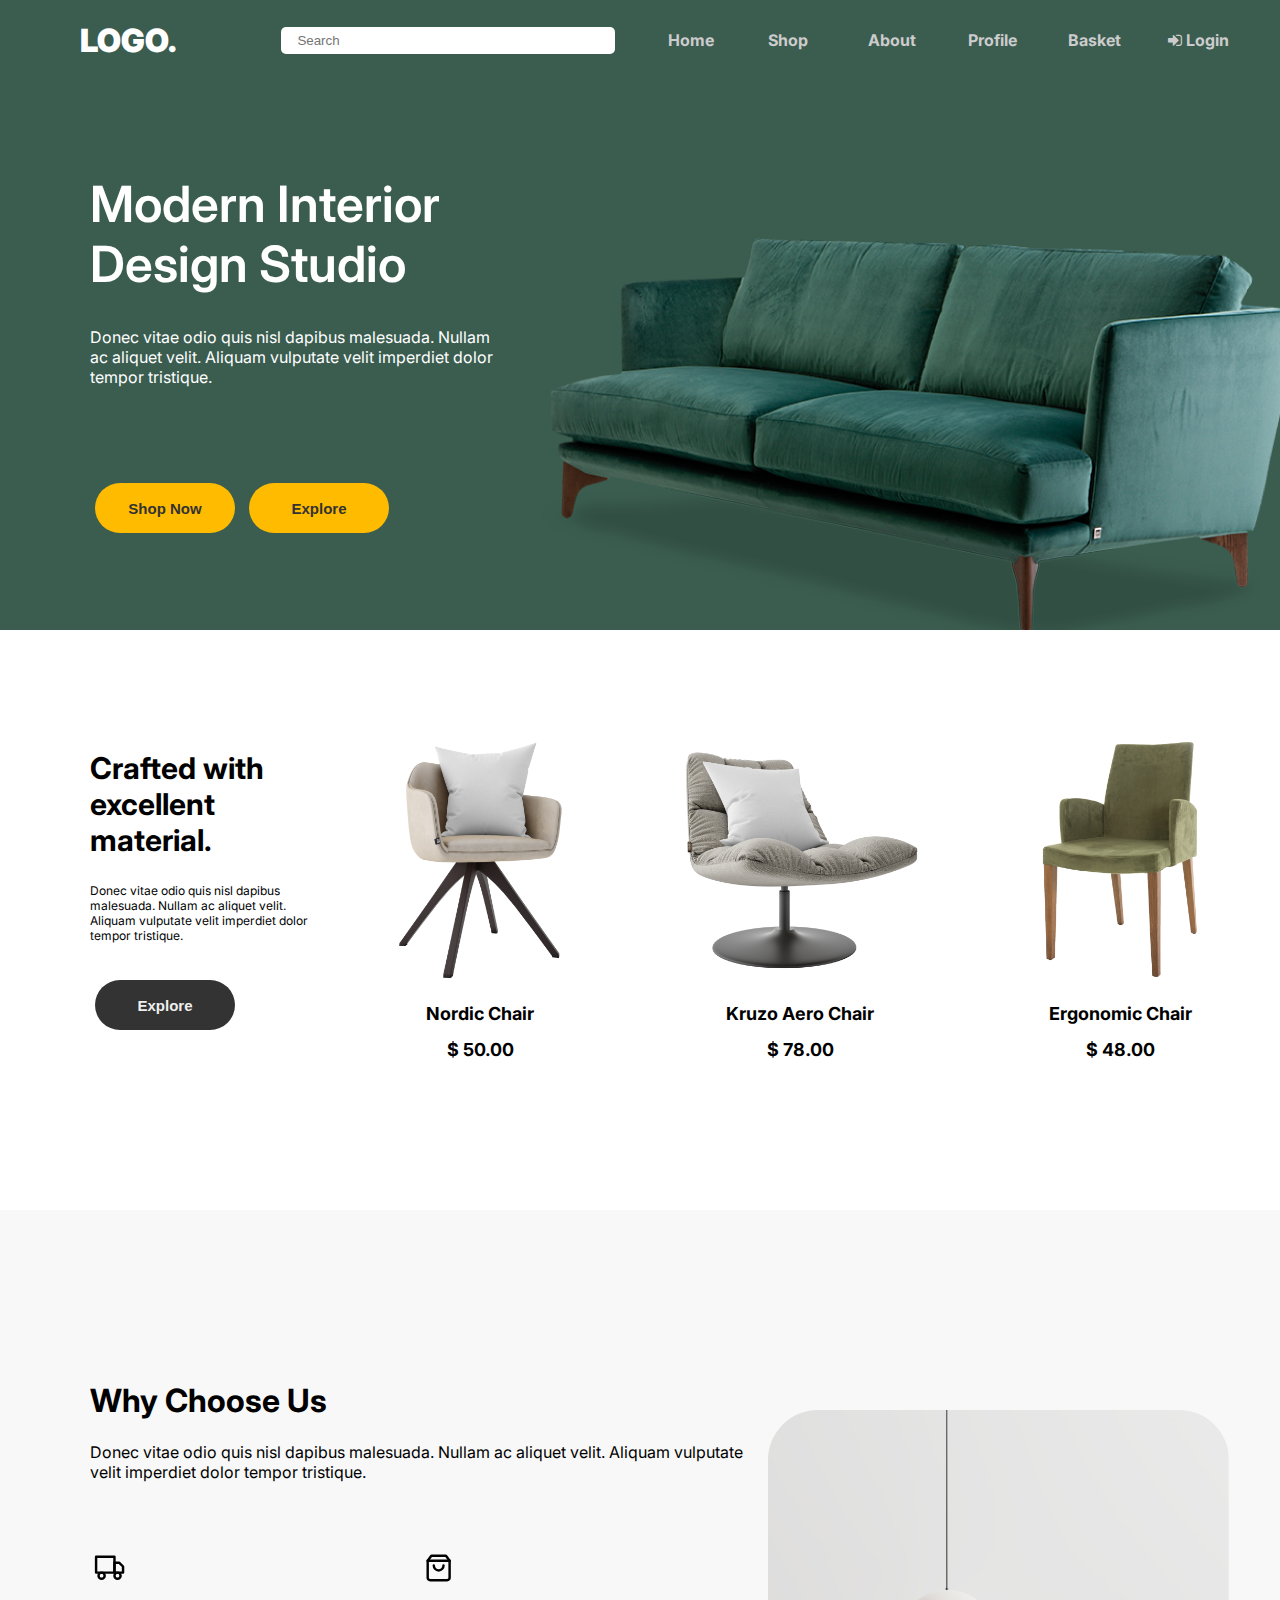
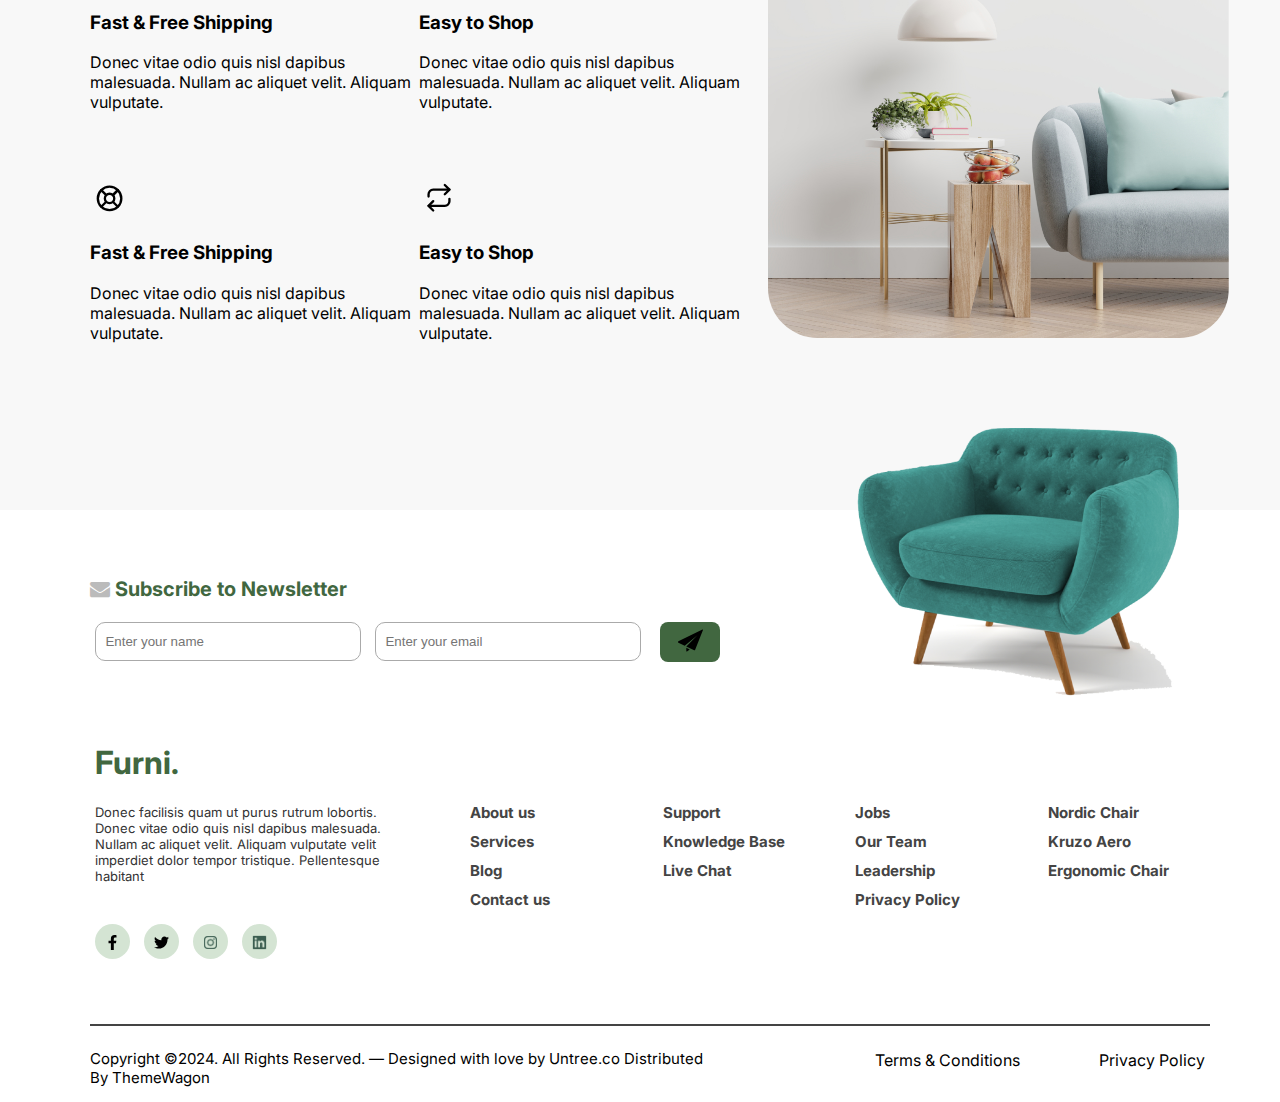
<file: Index.html>
<!DOCTYPE html>
<html lang="en-US">
	<head>
		<title>Copy Site</title>
		<meta content="width:device-width, initial-scale:1.0">
		<meta charset="UTF-8">
		<link rel="icon" type="image/x-icon" href="Frame-172-1.png">
		<link rel="stylesheet" href="style.css">
		<link rel="stylesheet" href="https://cdnjs.cloudflare.com/ajax/libs/font-awesome/4.7.0/css/font-awesome.min.css">
		<!---- Google Font ---->
		<link rel="preconnect" href="https://fonts.googleapis.com">
		<link rel="preconnect" href="https://fonts.gstatic.com" crossorigin>
		<link href="https://fonts.googleapis.com/css2?family=Inter&display=swap" rel="stylesheet">
		<!---- Google Font Bold ---->
		<link rel="preconnect" href="https://fonts.googleapis.com">
		<link rel="preconnect" href="https://fonts.gstatic.com" crossorigin>
		<link href="https://fonts.googleapis.com/css2?family=Inter:wght@700&display=swap" rel="stylesheet">
	</head>
<!------------------------ BODY Parts --------------------------->
	<body>
		<header class="cont">
			<div class="nav">
				<div>
					<h1>LOGO.</h1>
				</div>
				<div>
					<input type="text" placeholder="   Search">
				</div>
				<div>
					<ul>
						<li><a href="Index.html">Home</a></li>
						<li><a href="Product_page.html">Shop</a></li>
						<li><a href="#">About</a></li>
						<li><a href="Login.html">Profile</a></li>
						<li><a href="Cart.html">Basket</a></li>
						<li><a href="Login.html" target="_blank"><i class="fa fa-sign-in"></i> Login</a></li>
					</ul>
				</div>
			</div>
			<div class="glry">
				<div id="glrytxt">
					<h1>Modern Interior Design Studio</h1>
					<p>Donec vitae odio quis nisl dapibus malesuada. Nullam ac aliquet velit.
						Aliquam vulputate velit imperdiet dolor tempor tristique.</P>
					
					<button>Shop Now</button>
					<button>Explore</button>
				</div>
				<div id="glryimg">
					<img src="couch.png"></img>
				</div>
			</div>
		</header>
		<section class="contwhite">
			<div class="item">
				<div id="txt">
					<h1>Crafted with excellent material.</h1>
					<p>Donec vitae odio quis nisl dapibus malesuada. Nullam ac aliquet velit.
						Aliquam vulputate velit imperdiet dolor tempor tristique.</P>
					<button>Explore</button>
				</div>
				<div id="pdct">
					<img src="product-1.png"></img>
					<h2>Nordic Chair</h2>
					<h2>&#36 50.00</h2>
				</div>
				<div id="pdct">
					<img src="product-2.png"></img>
					<h2>Kruzo Aero Chair</h2>
					<h2>&#36 78.00</h2>
				</div>
				<div id="pdct">
					<img src="product-3.png"></img>
					<h2>Ergonomic Chair</h2>
					<h2>&#36 48.00</h2>
				</div>
			</div>
		</section>
		<section class="contgray">
			<div class="feature">
				<div class="double">
					<div>
						<h1>Why Choose Us</h1>
						<p>Donec vitae odio quis nisl dapibus malesuada. Nullam ac aliquet velit.
							Aliquam vulputate velit imperdiet dolor tempor tristique.</p>
					</div>
					<div class="fourgrid">	
							<div>
								<img src="truck.svg"></img>
								<h3>Fast & Free Shipping</h3>
								<p>Donec vitae odio quis nisl dapibus malesuada.
									Nullam ac aliquet velit. Aliquam vulputate.</p>
							</div>
							<div>
								<img src="bag.svg"></img>
								<h3>Easy to Shop</h3>
								<p>Donec vitae odio quis nisl dapibus malesuada.
									Nullam ac aliquet velit. Aliquam vulputate.</p>
							</div>
							<div>
								<img src="support.svg"></img>
								<h3>Fast & Free Shipping</h3>
								<p>Donec vitae odio quis nisl dapibus malesuada.
									Nullam ac aliquet velit. Aliquam vulputate.</p>
							</div>
							<div>
								<img src="return.svg"></img>
								<h3>Easy to Shop</h3>
								<p>Donec vitae odio quis nisl dapibus malesuada.
									Nullam ac aliquet velit. Aliquam vulputate.</p>
							</div>
					</div>
				</div>
				<div>
					<img src="why-choose-us-img.jpg"></img>
				</div>
			</div>
		</section>
		<footer class="footer">
			<div class="subbody">
				<div class="subscribe">
					<h2><i class="fa fa-envelope"></i>	Subscribe to Newsletter</h2>
					<input type="text" id="name" placeholder="  Enter your name">
					<input type="text" id="name" placeholder="  Enter your email">
					<button><img src="send-svgrepo-com.svg"></img></button>
				</div>
				<div>
					<img src="sofa.png"></img>
				</div>
			</div>
			<div class="footer">
				<div>
					<h1>Furni.</h1>
					<P>Donec facilisis quam ut purus rutrum lobortis.
						Donec vitae odio quis nisl dapibus malesuada. Nullam ac aliquet velit.
						Aliquam vulputate velit imperdiet dolor tempor tristique. Pellentesque habitant</p>
				</div>
				<div>
					<ul>
						<li><a href="#">About us</a></li>
						<li><a href="#">Services</a></li>
						<li><a href="#">Blog</a></li>
						<li><a href="#">Contact us</a></li>
					</ul>
				</div>
				<div>
					<ul>
						<li><a href="#">Support</a></li>
						<li><a href="#">Knowledge Base</a></li>
						<li><a href="#">Live Chat</a></li>
					</ul>
				</div>
				<div>
					<ul>
						<li><a href="#">Jobs</a></li>
						<li><a href="#">Our Team</a></li>
						<li><a href="#">Leadership</a></li>
						<li><a href="#">Privacy Policy</a></li>
					</ul>
				</div>
				<div>
					<ul>
						<li><a href="#">Nordic Chair</a></li>
						<li><a href="#">Kruzo Aero</a></li>
						<li><a href="#">Ergonomic Chair</a></li>
					</ul>
				</div>
			</div>
			<div class="socialbtn">
				<button><img src="facebook-SVG.svg"></img></button>
				<button><img src="twitter-SVG.svg"></img></button>
				<button><img src="instagram-SVG.svg"></img></button>
				<button><img src="linkedin-SVG.svg"></img></button>
			</div>
			<div class="divider">
				<hr class="solid">
			</div>
			<div class="copyright">
				<div>
					<p>Copyright ©2024. All Rights Reserved. — Designed with love by Untree.co
						Distributed By ThemeWagon</P>
				</div>
				<div>
					<ul>
						<li>Terms & Conditions</li>
						<li>Privacy Policy</li>
					</ul>
				</div>
			</div>
		</footer>
	</body>
</html>
</file>
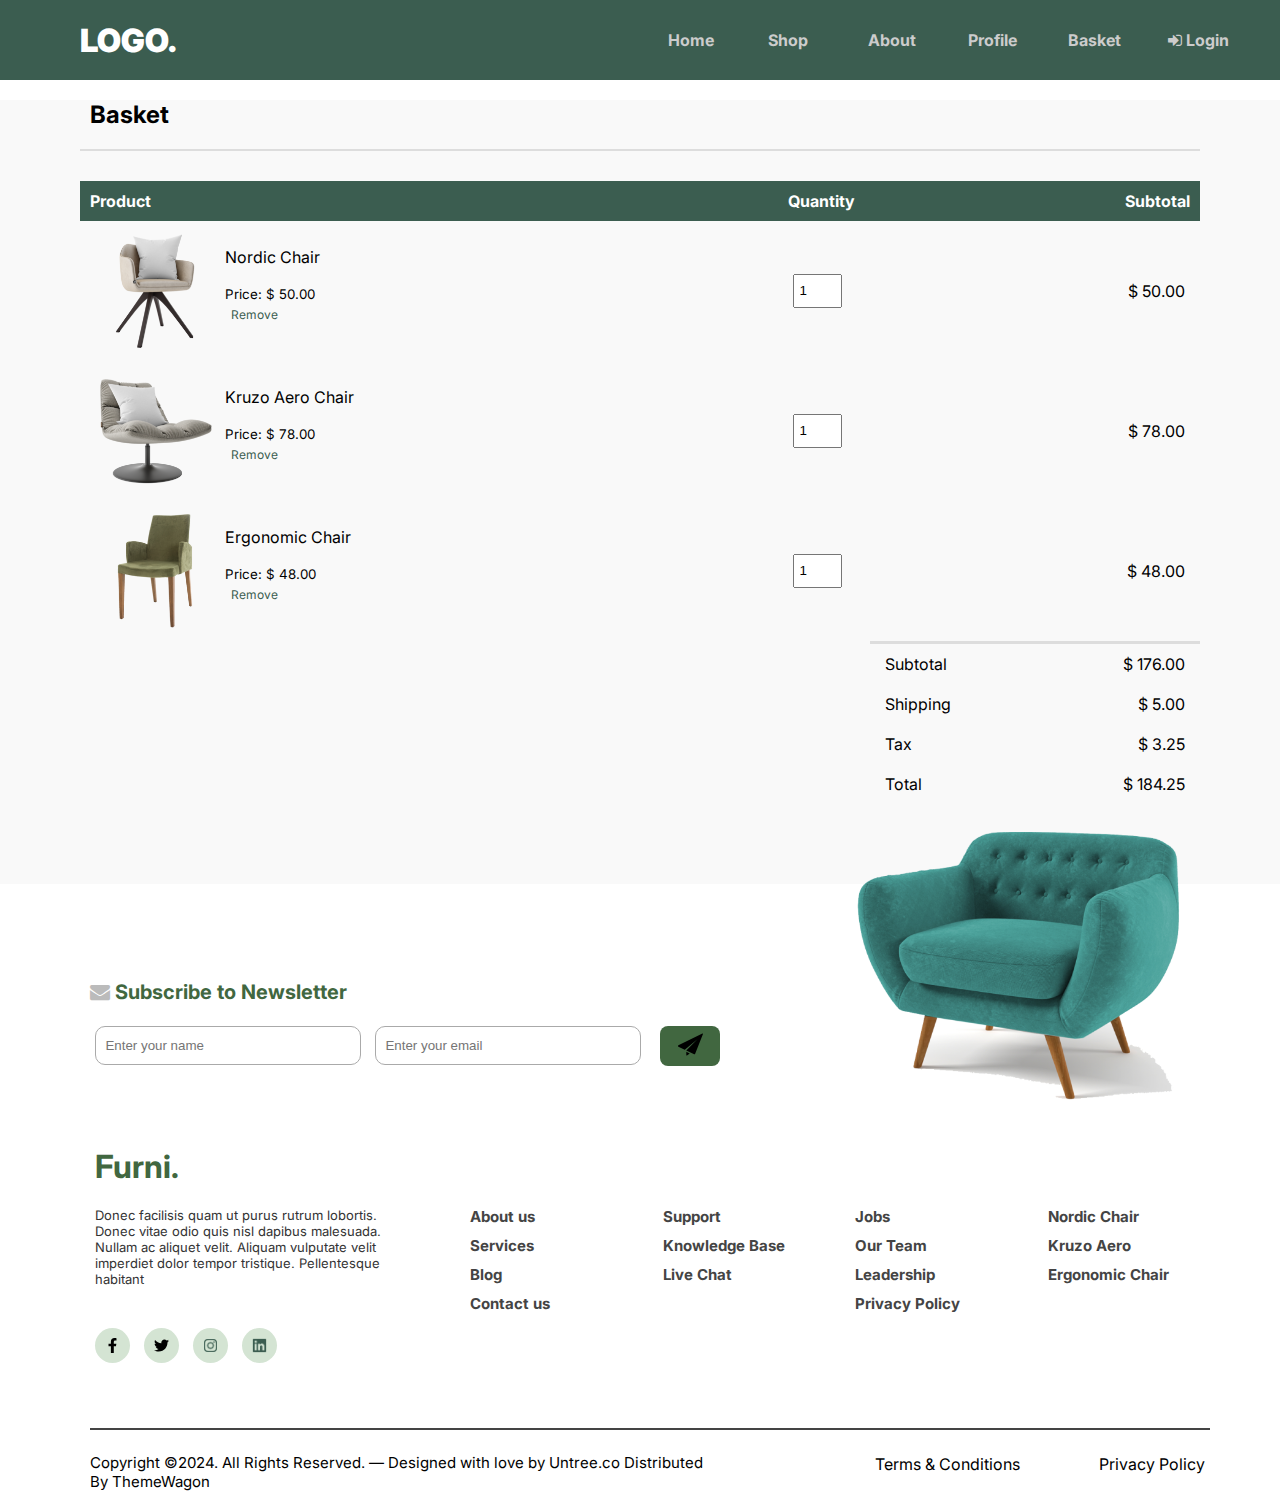
<file: Cart.html>
<!DOCTYPE html>
<html lang="en-US">
	<head>
		<title>Basket</title>
		<meta content="width:device-width, initial-scale:1.0">
		<meta charset="UTF-8">
		<link rel="icon" type="image/x-icon" href="Frame-172-1.png">
		<link rel="stylesheet" href="style.css">
		<link rel="stylesheet" href="https://cdnjs.cloudflare.com/ajax/libs/font-awesome/4.7.0/css/font-awesome.min.css">
		<!---- Google Font ---->
		<link rel="preconnect" href="https://fonts.googleapis.com">
		<link rel="preconnect" href="https://fonts.gstatic.com" crossorigin>
		<link href="https://fonts.googleapis.com/css2?family=Inter&display=swap" rel="stylesheet">
		<!---- Google Font Bold ---->
		<link rel="preconnect" href="https://fonts.googleapis.com">
		<link rel="preconnect" href="https://fonts.gstatic.com" crossorigin>
		<link href="https://fonts.googleapis.com/css2?family=Inter:wght@700&display=swap" rel="stylesheet">
	</head>
<!------------------------ BODY Parts --------------------------->
	<body>

<!------------------------ Header Section --------------------------->

		<header class="cont">
			<div class="nav">
				<div>
					<h1>LOGO.</h1>
				</div>
				<div>
					
				</div>
				<div>
					<ul>
						<li><a href="Index.html">Home</a></li>
						<li><a href="Product_page.html">Shop</a></li>
						<li><a href="#">About</a></li>
						<li><a href="Login.html">Profile</a></li>
						<li><a href="Cart.html">Basket</a></li>
						<li><a href="Login.html" target="_blank"><i class="fa fa-sign-in"></i> Login</a></li>
					</ul>
				</div>
			</div>
		</header>
		
<!------------------------ Product Page/Shop --------------------------->

		<section class="cart">
			<div class="carthead">
				<h2>Basket</h2>
			</div>
			<hr/>
			<div class="cart-item">
				<table>
					<tr>
						<th>Product</th>
						<th>Quantity</th>
						<th>Subtotal</th>
					</tr>
					<tr>
						<td>
							<div class="pdct_dtls">
								<img src="product-1.png">
								<div>
									<p>Nordic Chair</p>
									<small>Price: &#36 50.00</small>
									</br>
									<a href="#">Remove</a>
								</div>
							</div>
						</td>
						<td><input type="number" value="1"></td>
						<td>&#36 50.00</td>
					</tr>
					<tr>
						<td>
							<div class="pdct_dtls">
								<img src="product-2.png">
								<div>
									<p>Kruzo Aero Chair</p>
									<small>Price: &#36 78.00</small>
									</br>
									<a href="#">Remove</a>
								</div>
							</div>
						</td>
						<td><input type="number" value="1"></td>
						<td>&#36 78.00</td>
					</tr>
					<tr>
						<td>
							<div class="pdct_dtls">
								<img src="product-3.png">
								<div>
									<p>Ergonomic Chair</p>
									<small>Price: &#36 48.00</small>
									</br>
									<a href="#">Remove</a>
								</div>
							</div>
						</td>
						<td><input type="number" value="1"></td>
						<td>&#36 48.00</td>
					</tr>
				</table>
				<div class="total_price">
					<table>
						<tr>
							<td>Subtotal</td>
							<td>&#36 176.00</td>
						</tr>
						<tr>
							<td>Shipping</td>
							<td>&#36 5.00</td>
						</tr>
						<tr>
							<td>Tax</td>
							<td>&#36 3.25</td>
						</tr>
						<tr>
							<td>Total</td>
							<td>&#36 184.25</td>
						</tr>
					</table>
				</div>
			</div>
		</section>
		
<!------------------------ Footer Section --------------------------->

		<footer class="footer">
			<div class="subbody">
				<div class="subscribe">
					<h2><i class="fa fa-envelope"></i>	Subscribe to Newsletter</h2>
					<input type="text" id="name" placeholder="  Enter your name">
					<input type="text" id="name" placeholder="  Enter your email">
					<button><img src="send-svgrepo-com.svg"></img></button>
				</div>
				<div>
					<img src="sofa.png"></img>
				</div>
			</div>
			<div class="footer">
				<div>
					<h1>Furni.</h1>
					<P>Donec facilisis quam ut purus rutrum lobortis.
						Donec vitae odio quis nisl dapibus malesuada. Nullam ac aliquet velit.
						Aliquam vulputate velit imperdiet dolor tempor tristique. Pellentesque habitant</p>
				</div>
				<div>
					<ul>
						<li><a href="#">About us</a></li>
						<li><a href="#">Services</a></li>
						<li><a href="#">Blog</a></li>
						<li><a href="#">Contact us</a></li>
					</ul>
				</div>
				<div>
					<ul>
						<li><a href="#">Support</a></li>
						<li><a href="#">Knowledge Base</a></li>
						<li><a href="#">Live Chat</a></li>
					</ul>
				</div>
				<div>
					<ul>
						<li><a href="#">Jobs</a></li>
						<li><a href="#">Our Team</a></li>
						<li><a href="#">Leadership</a></li>
						<li><a href="#">Privacy Policy</a></li>
					</ul>
				</div>
				<div>
					<ul>
						<li><a href="#">Nordic Chair</a></li>
						<li><a href="#">Kruzo Aero</a></li>
						<li><a href="#">Ergonomic Chair</a></li>
					</ul>
				</div>
			</div>
			<div class="socialbtn">
				<button><img src="facebook-SVG.svg"></img></button>
				<button><img src="twitter-SVG.svg"></img></button>
				<button><img src="instagram-SVG.svg"></img></button>
				<button><img src="linkedin-SVG.svg"></img></button>
			</div>
			<div class="divider">
				<hr class="solid">
			</div>
			<div class="copyright">
				<div>
					<p>Copyright ©2024. All Rights Reserved. — Designed with love by Untree.co
						Distributed By ThemeWagon</P>
				</div>
				<div>
					<ul>
						<li>Terms & Conditions</li>
						<li>Privacy Policy</li>
					</ul>
				</div>
			</div>
		</footer>
		
<!------------------------ Footer Ended --------------------------->

	</body>
</html>
</file>
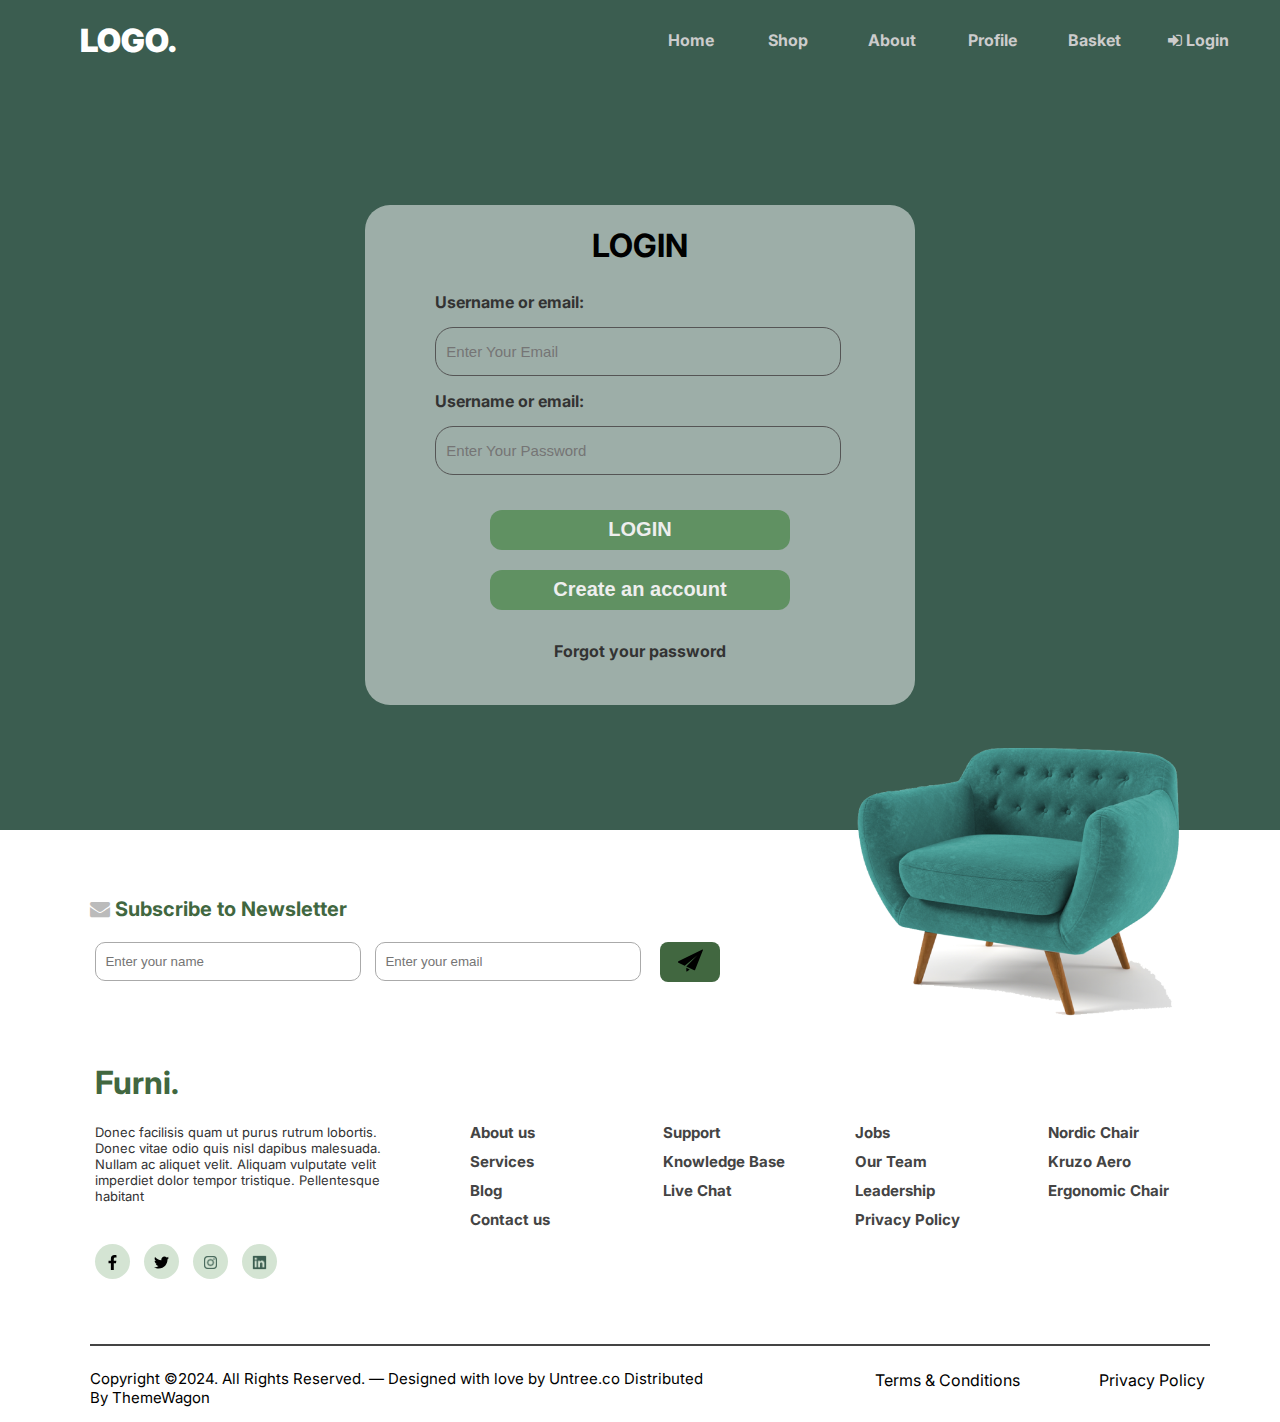
<file: Login.html>
<!DOCTYPE html>
<html lang="en-US">
	<head>
		<title>Login</title>
		<meta content="width:device-width, initial-scale:1.0">
		<meta charset="UTF-8">
		<link rel="icon" type="image/x-icon" href="Frame-172-1.png">
		<link rel="stylesheet" href="style.css">
		<link rel="stylesheet" href="https://cdnjs.cloudflare.com/ajax/libs/font-awesome/4.7.0/css/font-awesome.min.css">
		<!---- Google Font ---->
		<link rel="preconnect" href="https://fonts.googleapis.com">
		<link rel="preconnect" href="https://fonts.gstatic.com" crossorigin>
		<link href="https://fonts.googleapis.com/css2?family=Inter&display=swap" rel="stylesheet">
		<!---- Google Font Bold ---->
		<link rel="preconnect" href="https://fonts.googleapis.com">
		<link rel="preconnect" href="https://fonts.gstatic.com" crossorigin>
		<link href="https://fonts.googleapis.com/css2?family=Inter:wght@700&display=swap" rel="stylesheet">
	</head>
<!------------------------ BODY Parts --------------------------->
	<body>

<!------------------------ Header Section --------------------------->

		<header class="cont">
			<div class="nav">
				<div>
					<h1>LOGO.</h1>
				</div>
				<div>
					
				</div>
				<div>
					<ul>
						<li><a href="Index.html">Home</a></li>
						<li><a href="Product_page.html">Shop</a></li>
						<li><a href="#">About</a></li>
						<li><a href="Login.html">Profile</a></li>
						<li><a href="Cart.html">Basket</a></li>
						<li><a href="Login.html" target="_blank"><i class="fa fa-sign-in"></i> Login</a></li>
					</ul>
				</div>
			</div>
		</header>
		
<!------------------------ Login Form --------------------------->

		<section class="loginarea">
			<div class="loginform">
				<h1>LOGIN</h1>
				<label for="user">Username or email:</label></br>
				<input type="text" id="user" name="user" placeholder="  Enter Your Email"></br>
				<label for="pwd">Username or email:</label></br>
				<input type="password" id="pwd" name="pwd" placeholder="  Enter Your Password"></br>
				<button>LOGIN</button>
				<a href="Signup.html" target="_blank"><button>Create an account</button></a>
				<h4>Forgot your password</h4>
			</div>
		</section>
		
<!------------------------ Footer Section --------------------------->

		<footer class="footer">
			<div class="subbody">
				<div class="subscribe">
					<h2><i class="fa fa-envelope"></i>	Subscribe to Newsletter</h2>
					<input type="text" id="name" placeholder="  Enter your name">
					<input type="text" id="name" placeholder="  Enter your email">
					<button><img src="send-svgrepo-com.svg"></img></button>
				</div>
				<div>
					<img src="sofa.png"></img>
				</div>
			</div>
			<div class="footer">
				<div>
					<h1>Furni.</h1>
					<P>Donec facilisis quam ut purus rutrum lobortis.
						Donec vitae odio quis nisl dapibus malesuada. Nullam ac aliquet velit.
						Aliquam vulputate velit imperdiet dolor tempor tristique. Pellentesque habitant</p>
				</div>
				<div>
					<ul>
						<li><a href="#">About us</a></li>
						<li><a href="#">Services</a></li>
						<li><a href="#">Blog</a></li>
						<li><a href="#">Contact us</a></li>
					</ul>
				</div>
				<div>
					<ul>
						<li><a href="#">Support</a></li>
						<li><a href="#">Knowledge Base</a></li>
						<li><a href="#">Live Chat</a></li>
					</ul>
				</div>
				<div>
					<ul>
						<li><a href="#">Jobs</a></li>
						<li><a href="#">Our Team</a></li>
						<li><a href="#">Leadership</a></li>
						<li><a href="#">Privacy Policy</a></li>
					</ul>
				</div>
				<div>
					<ul>
						<li><a href="#">Nordic Chair</a></li>
						<li><a href="#">Kruzo Aero</a></li>
						<li><a href="#">Ergonomic Chair</a></li>
					</ul>
				</div>
			</div>
			<div class="socialbtn">
				<button><img src="facebook-SVG.svg"></img></button>
				<button><img src="twitter-SVG.svg"></img></button>
				<button><img src="instagram-SVG.svg"></img></button>
				<button><img src="linkedin-SVG.svg"></img></button>
			</div>
			<div class="divider">
				<hr class="solid">
			</div>
			<div class="copyright">
				<div>
					<p>Copyright ©2024. All Rights Reserved. — Designed with love by Untree.co
						Distributed By ThemeWagon</P>
				</div>
				<div>
					<ul>
						<li>Terms & Conditions</li>
						<li>Privacy Policy</li>
					</ul>
				</div>
			</div>
		</footer>
		
<!------------------------ Footer Ended --------------------------->

	</body>
</html>
</file>
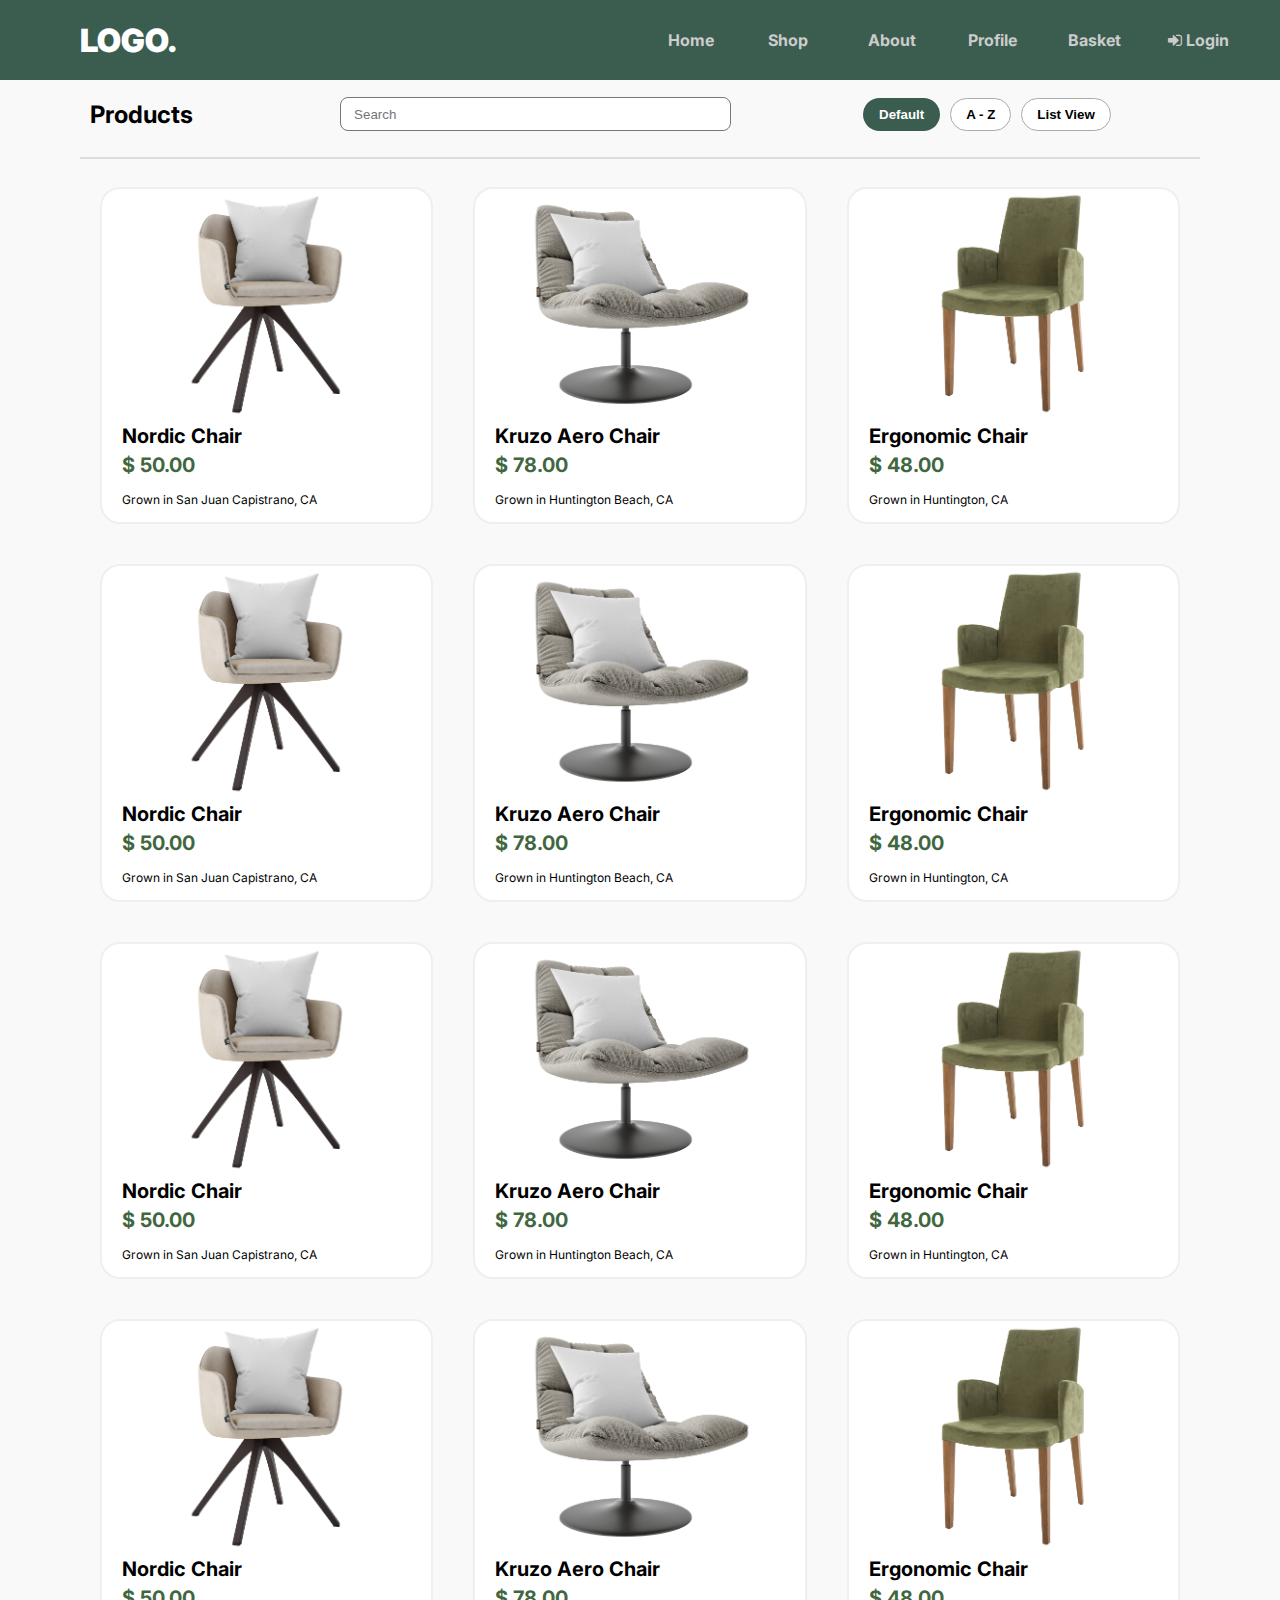
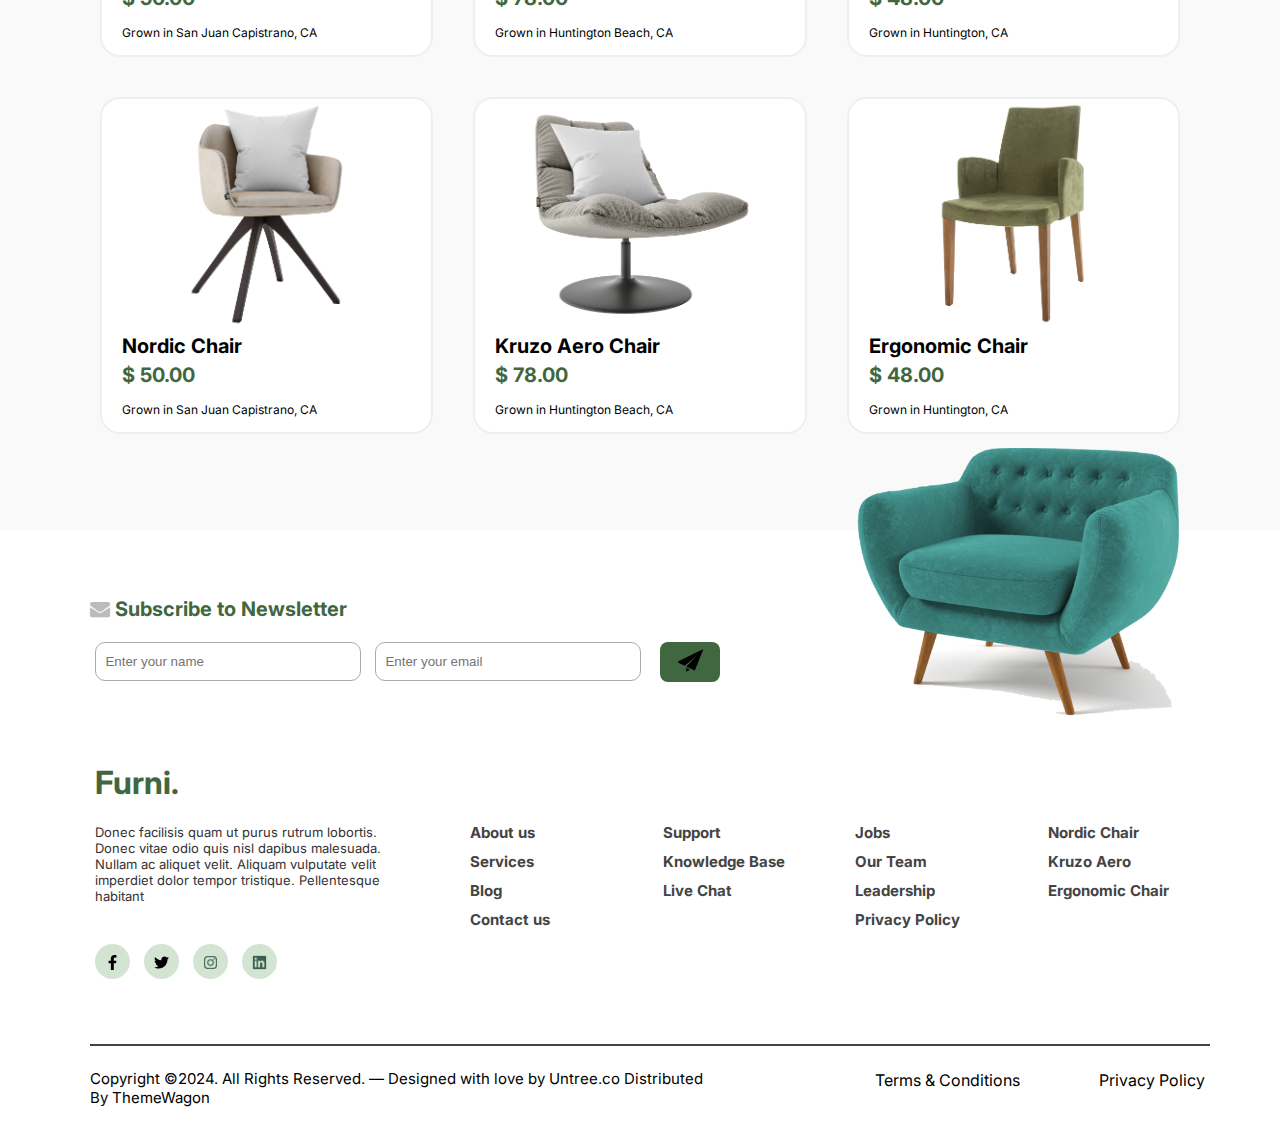
<file: Product_page.html>
<!DOCTYPE html>
<html lang="en-US">
	<head>
		<title>Shop</title>
		<meta content="width:device-width, initial-scale:1.0">
		<meta charset="UTF-8">
		<link rel="icon" type="image/x-icon" href="Frame-172-1.png">
		<link rel="stylesheet" href="style.css">
		<link rel="stylesheet" href="https://cdnjs.cloudflare.com/ajax/libs/font-awesome/4.7.0/css/font-awesome.min.css">
		<!---- Google Font ---->
		<link rel="preconnect" href="https://fonts.googleapis.com">
		<link rel="preconnect" href="https://fonts.gstatic.com" crossorigin>
		<link href="https://fonts.googleapis.com/css2?family=Inter&display=swap" rel="stylesheet">
		<!---- Google Font Bold ---->
		<link rel="preconnect" href="https://fonts.googleapis.com">
		<link rel="preconnect" href="https://fonts.gstatic.com" crossorigin>
		<link href="https://fonts.googleapis.com/css2?family=Inter:wght@700&display=swap" rel="stylesheet">
	</head>
<!------------------------ BODY Parts --------------------------->
	<body>

<!------------------------ Header Section --------------------------->

		<header class="cont">
			<div class="nav">
				<div>
					<h1>LOGO.</h1>
				</div>
				<div>
					
				</div>
				<div>
					<ul>
						<li><a href="Index.html">Home</a></li>
						<li><a href="Product_page.html">Shop</a></li>
						<li><a href="#">About</a></li>
						<li><a href="Login.html">Profile</a></li>
						<li><a href="Cart.html">Basket</a></li>
						<li><a href="Login.html" target="_blank"><i class="fa fa-sign-in"></i> Login</a></li>
					</ul>
				</div>
			</div>
		</header>
		
<!------------------------ Product Page/Shop --------------------------->

		<section class="shop">
			<div class="shophead">
				<div><h2>Products</h2></div>
				<div><input type="text" placeholder="   Search"></div>
				<div>
					<button class="btn1">Default</button>
					<button class="btn2">A - Z</button>
					<button class="btn3">List View</button>
				</div>
			</div>
			<hr/>
			<div class="pdct-item">
				<div>
					<img src="product-1.png"></img>
					<h3>Nordic Chair</h3>
					<h2>&#36 50.00</h2>
					<p>Grown in San Juan Capistrano, CA</p>
				</div>
				<div>
					<img src="product-2.png"></img>
					<h3>Kruzo Aero Chair</h3>
					<h2>&#36 78.00</h2>
					<p>Grown in Huntington Beach, CA</p>
				</div>
				<div>
					<img src="product-3.png"></img>
					<h3>Ergonomic Chair</h3>
					<h2>&#36 48.00</h2>
					<p>Grown in Huntington, CA</p>
				</div>
				<div>
					<img src="product-1.png"></img>
					<h3>Nordic Chair</h3>
					<h2>&#36 50.00</h2>
					<p>Grown in San Juan Capistrano, CA</p>
				</div>
				<div>
					<img src="product-2.png"></img>
					<h3>Kruzo Aero Chair</h3>
					<h2>&#36 78.00</h2>
					<p>Grown in Huntington Beach, CA</p>
				</div>
				<div>
					<img src="product-3.png"></img>
					<h3>Ergonomic Chair</h3>
					<h2>&#36 48.00</h2>
					<p>Grown in Huntington, CA</p>
				</div>
				<div>
					<img src="product-1.png"></img>
					<h3>Nordic Chair</h3>
					<h2>&#36 50.00</h2>
					<p>Grown in San Juan Capistrano, CA</p>
				</div>
				<div>
					<img src="product-2.png"></img>
					<h3>Kruzo Aero Chair</h3>
					<h2>&#36 78.00</h2>
					<p>Grown in Huntington Beach, CA</p>
				</div>
				<div>
					<img src="product-3.png"></img>
					<h3>Ergonomic Chair</h3>
					<h2>&#36 48.00</h2>
					<p>Grown in Huntington, CA</p>
				</div>
				<div>
					<img src="product-1.png"></img>
					<h3>Nordic Chair</h3>
					<h2>&#36 50.00</h2>
					<p>Grown in San Juan Capistrano, CA</p>
				</div>
				<div>
					<img src="product-2.png"></img>
					<h3>Kruzo Aero Chair</h3>
					<h2>&#36 78.00</h2>
					<p>Grown in Huntington Beach, CA</p>
				</div>
				<div>
					<img src="product-3.png"></img>
					<h3>Ergonomic Chair</h3>
					<h2>&#36 48.00</h2>
					<p>Grown in Huntington, CA</p>
				</div>
				<div>
					<img src="product-1.png"></img>
					<h3>Nordic Chair</h3>
					<h2>&#36 50.00</h2>
					<p>Grown in San Juan Capistrano, CA</p>
				</div>
				<div>
					<img src="product-2.png"></img>
					<h3>Kruzo Aero Chair</h3>
					<h2>&#36 78.00</h2>
					<p>Grown in Huntington Beach, CA</p>
				</div>
				<div>
					<img src="product-3.png"></img>
					<h3>Ergonomic Chair</h3>
					<h2>&#36 48.00</h2>
					<p>Grown in Huntington, CA</p>
				</div>
			</div>
		</section>
		
<!------------------------ Footer Section --------------------------->

		<footer class="footer">
			<div class="subbody">
				<div class="subscribe">
					<h2><i class="fa fa-envelope"></i>	Subscribe to Newsletter</h2>
					<input type="text" id="name" placeholder="  Enter your name">
					<input type="text" id="name" placeholder="  Enter your email">
					<button><img src="send-svgrepo-com.svg"></img></button>
				</div>
				<div>
					<img src="sofa.png"></img>
				</div>
			</div>
			<div class="footer">
				<div>
					<h1>Furni.</h1>
					<P>Donec facilisis quam ut purus rutrum lobortis.
						Donec vitae odio quis nisl dapibus malesuada. Nullam ac aliquet velit.
						Aliquam vulputate velit imperdiet dolor tempor tristique. Pellentesque habitant</p>
				</div>
				<div>
					<ul>
						<li><a href="#">About us</a></li>
						<li><a href="#">Services</a></li>
						<li><a href="#">Blog</a></li>
						<li><a href="#">Contact us</a></li>
					</ul>
				</div>
				<div>
					<ul>
						<li><a href="#">Support</a></li>
						<li><a href="#">Knowledge Base</a></li>
						<li><a href="#">Live Chat</a></li>
					</ul>
				</div>
				<div>
					<ul>
						<li><a href="#">Jobs</a></li>
						<li><a href="#">Our Team</a></li>
						<li><a href="#">Leadership</a></li>
						<li><a href="#">Privacy Policy</a></li>
					</ul>
				</div>
				<div>
					<ul>
						<li><a href="#">Nordic Chair</a></li>
						<li><a href="#">Kruzo Aero</a></li>
						<li><a href="#">Ergonomic Chair</a></li>
					</ul>
				</div>
			</div>
			<div class="socialbtn">
				<button><img src="facebook-SVG.svg"></img></button>
				<button><img src="twitter-SVG.svg"></img></button>
				<button><img src="instagram-SVG.svg"></img></button>
				<button><img src="linkedin-SVG.svg"></img></button>
			</div>
			<div class="divider">
				<hr class="solid">
			</div>
			<div class="copyright">
				<div>
					<p>Copyright ©2024. All Rights Reserved. — Designed with love by Untree.co
						Distributed By ThemeWagon</P>
				</div>
				<div>
					<ul>
						<li>Terms & Conditions</li>
						<li>Privacy Policy</li>
					</ul>
				</div>
			</div>
		</footer>
		
<!------------------------ Footer Ended --------------------------->

	</body>
</html>
</file>
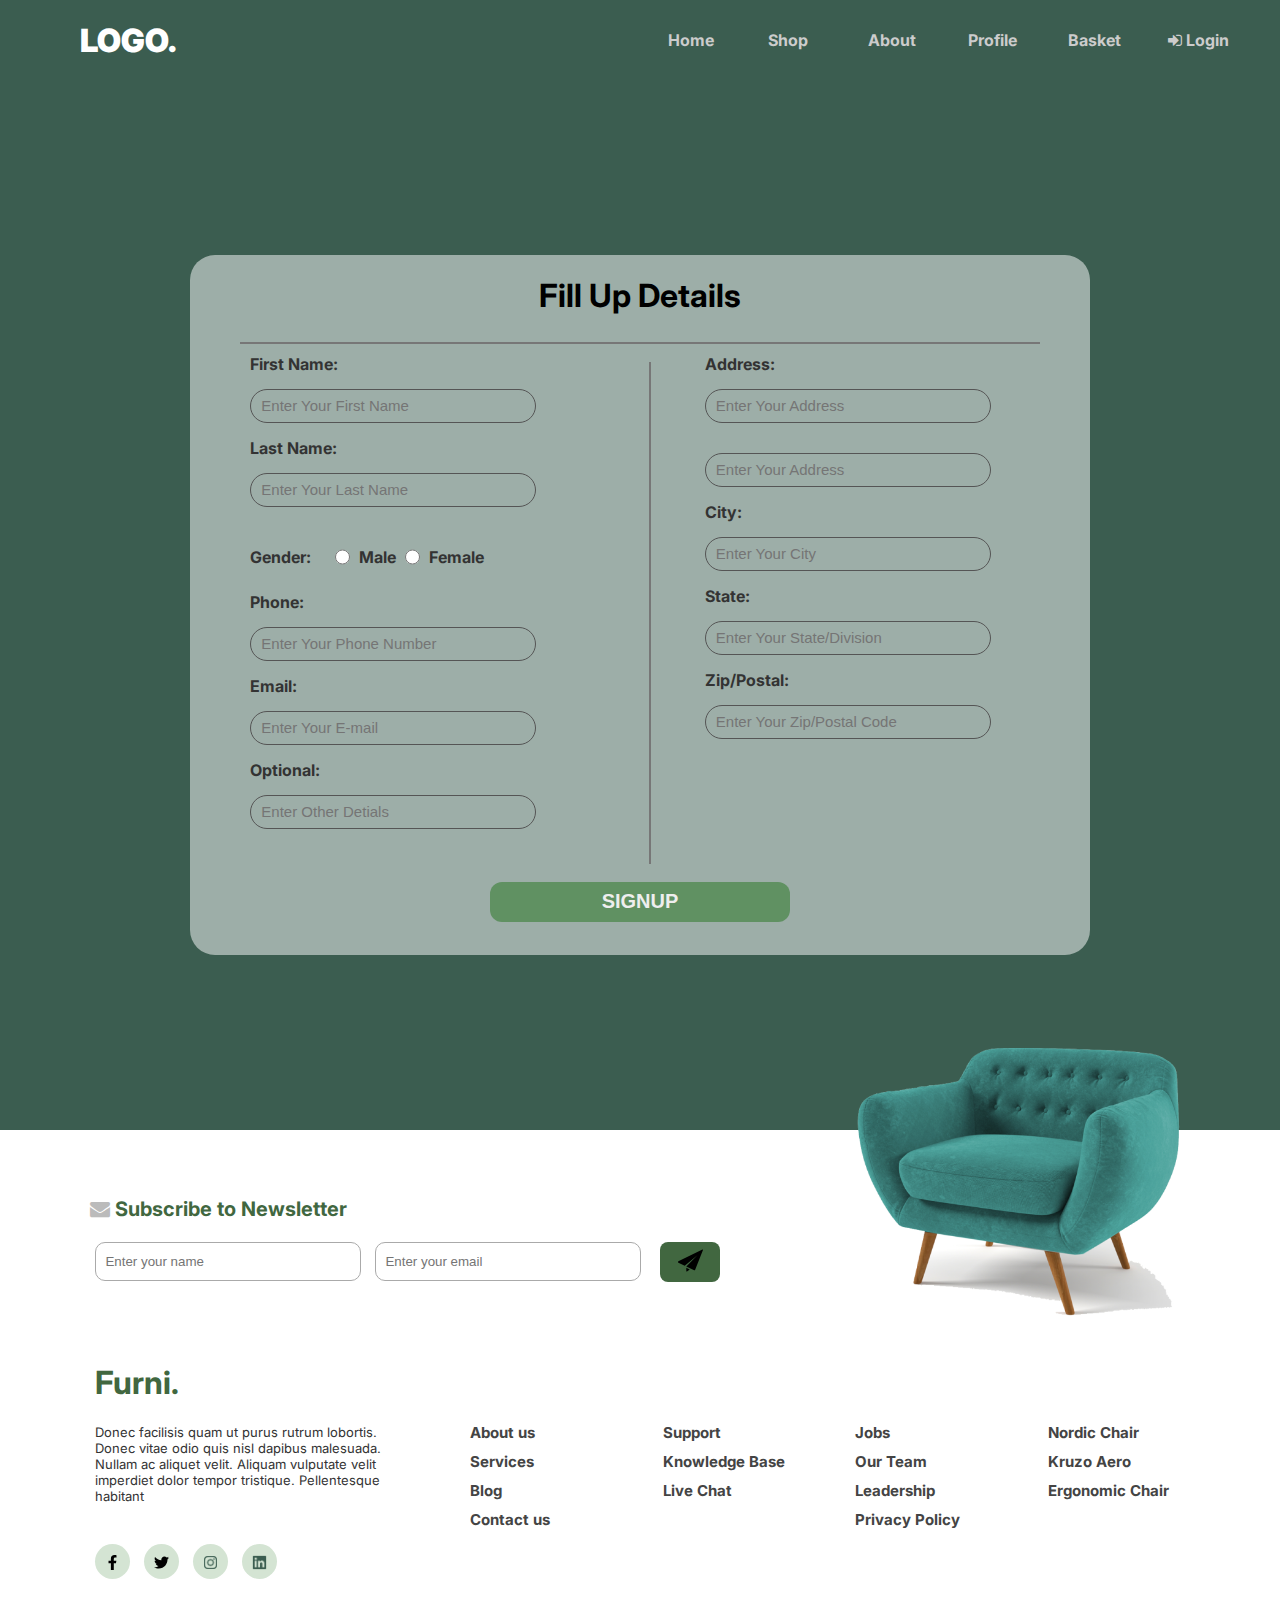
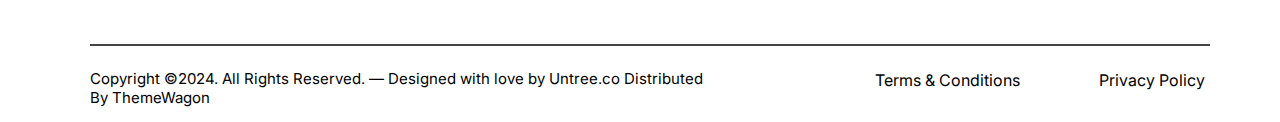
<file: Signup.html>
<!DOCTYPE html>
<html lang="en-US">
	<head>
		<title>Create an Account</title>
		<meta content="width:device-width, initial-scale:1.0">
		<meta charset="UTF-8">
		<link rel="icon" type="image/x-icon" href="Frame-172-1.png">
		<link rel="stylesheet" href="style.css">
		<link rel="stylesheet" href="https://cdnjs.cloudflare.com/ajax/libs/font-awesome/4.7.0/css/font-awesome.min.css">
		<!---- Google Font ---->
		<link rel="preconnect" href="https://fonts.googleapis.com">
		<link rel="preconnect" href="https://fonts.gstatic.com" crossorigin>
		<link href="https://fonts.googleapis.com/css2?family=Inter&display=swap" rel="stylesheet">
		<!---- Google Font Bold ---->
		<link rel="preconnect" href="https://fonts.googleapis.com">
		<link rel="preconnect" href="https://fonts.gstatic.com" crossorigin>
		<link href="https://fonts.googleapis.com/css2?family=Inter:wght@700&display=swap" rel="stylesheet">
		
		
	</head>
<!------------------------ BODY Parts --------------------------->
		<body>

<!------------------------ Header Section --------------------------->

		<header class="cont">
			<div class="nav">
				<div>
					<h1>LOGO.</h1>
				</div>
				<div>
					
				</div>
				<div>
					<ul>
						<li><a href="Index.html">Home</a></li>
						<li><a href="Product_page.html">Shop</a></li>
						<li><a href="#">About</a></li>
						<li><a href="Login.html">Profile</a></li>
						<li><a href="Cart.html">Basket</a></li>
						<li><a href="Login.html" target="_blank"><i class="fa fa-sign-in"></i> Login</a></li>
					</ul>
				</div>
			</div>
		</header>
		
<!------------------------ Login Form --------------------------->

		<section class="signuparea">
			<div class="signupform">
				<h1>Fill Up Details</h1>
				<hr class="ver-line"/>
				<div class="signupgrid">
					<div>
						<label for="fname">First Name:</label></br>
						<input type="text" id="fname" name="fname" placeholder="  Enter Your First Name"></br>
						<label for="lname">Last Name:</label></br>
						<input type="text" id="lname" name="lname" placeholder="  Enter Your Last Name"></br>
						<label class="gndr" for="gender">Gender:</label>
						<input class="gndrcld" type="radio" id="male" name="male" value="male">
						<label class="gndrcld" for="male">Male</label>
						<input class="gndrcld" type="radio" id="female" name="female" value="female">
						<label class="gndrcld" for="female">Female</label></br>
						<label for="phn">Phone:</label></br>
						<input type="number" id="phn" name="phn" placeholder="  Enter Your Phone Number"></br>
						<label for="email">Email:</label></br>
						<input type="email" id="email" name="email" placeholder="  Enter Your E-mail"></br>
						<label for="opt">Optional:</label></br>
						<input type="text" id="opt" name="opt" placeholder="  Enter Other Detials">
					</div>
					<div>
					<hr class="hor-line"/>
					</div>
					<div>
						<label for="add">Address:</label></br>
						<input type="text" id="add" name="add" placeholder="  Enter Your Address"></br>
						<input type="text" id="add" name="add" placeholder="  Enter Your Address"></br>
						<label for="city">City:</label></br>
						<input type="text" id="city" name="city" placeholder="  Enter Your City"></br>
						<label for="stt">State:</label></br>
						<input type="text" id="stt" name="stt" placeholder="  Enter Your State/Division"></br>
						<label for="zip">Zip/Postal:</label></br>
						<input type="text" id="zip" name="zip" placeholder="  Enter Your Zip/Postal Code"></br>
					</div>
				</div>
				<button>SIGNUP</button>
			</div>
		</section>
		
<!------------------------ Footer Section --------------------------->

		<footer class="footer">
			<div class="subbody">
				<div class="subscribe">
					<h2><i class="fa fa-envelope"></i>	Subscribe to Newsletter</h2>
					<input type="text" id="name" placeholder="  Enter your name">
					<input type="text" id="name" placeholder="  Enter your email">
					<button><img src="send-svgrepo-com.svg"></img></button>
				</div>
				<div>
					<img src="sofa.png"></img>
				</div>
			</div>
			<div class="footer">
				<div>
					<h1>Furni.</h1>
					<P>Donec facilisis quam ut purus rutrum lobortis.
						Donec vitae odio quis nisl dapibus malesuada. Nullam ac aliquet velit.
						Aliquam vulputate velit imperdiet dolor tempor tristique. Pellentesque habitant</p>
				</div>
				<div>
					<ul>
						<li><a href="#">About us</a></li>
						<li><a href="#">Services</a></li>
						<li><a href="#">Blog</a></li>
						<li><a href="#">Contact us</a></li>
					</ul>
				</div>
				<div>
					<ul>
						<li><a href="#">Support</a></li>
						<li><a href="#">Knowledge Base</a></li>
						<li><a href="#">Live Chat</a></li>
					</ul>
				</div>
				<div>
					<ul>
						<li><a href="#">Jobs</a></li>
						<li><a href="#">Our Team</a></li>
						<li><a href="#">Leadership</a></li>
						<li><a href="#">Privacy Policy</a></li>
					</ul>
				</div>
				<div>
					<ul>
						<li><a href="#">Nordic Chair</a></li>
						<li><a href="#">Kruzo Aero</a></li>
						<li><a href="#">Ergonomic Chair</a></li>
					</ul>
				</div>
			</div>
			<div class="socialbtn">
				<button><img src="facebook-SVG.svg"></img></button>
				<button><img src="twitter-SVG.svg"></img></button>
				<button><img src="instagram-SVG.svg"></img></button>
				<button><img src="linkedin-SVG.svg"></img></button>
			</div>
			<div class="divider">
				<hr class="solid">
			</div>
			<div class="copyright">
				<div>
					<p>Copyright ©2024. All Rights Reserved. — Designed with love by Untree.co
						Distributed By ThemeWagon</P>
				</div>
				<div>
					<ul>
						<li>Terms & Conditions</li>
						<li>Privacy Policy</li>
					</ul>
				</div>
			</div>
		</footer>
		
<!------------------------ Footer Ended --------------------------->

	</body>
</html>
</file>
<file: style.css>
/* Cascading Style Sheet */

/*************** Header Section ***************/

body{
	font-family: "Inter", sans-serif;
	margin: 0;
}

.cont{
	margin: 0;
	background-color: #3B5D50;
}

.nav {
	display: grid;
	grid-template-columns: 20% 30% 50%;
}

.nav div{
	width: 100%;
	height: 80px;
	display: flex;
	justify-content: center;
}

.nav h1{
	display: block;
	color: white;
	font-weight: 900;
	margin: auto;
}

.nav input{
	width: 85%;
	height: 25px;
	margin: auto;
	border: none;
	border-radius: 5px;
	padding-left: 5px;
}

.nav ul{
	list-style-type: none;
	padding-left: 0;
	margin: 0;
	overflow: hidden;
	margin: auto;
}

.nav li{
	float: left;
	width: 100px;
	text-align: left;
}

.nav ul a{
	display: block;
	text-decoration: none;
	color: #ccc;
	padding: 8px 8px;
	font-weight: 700;
}

.nav li::after{
	content: "";
	position: absolute;
	background-color: #ffbb00;
	height: 4px;
	width: 0%;
	transition: 0.9s;
}

.nav ul a:hover{
	color: #fff;
}

.nav li:hover::after{
	width: 6%;
}


/*************** Gallary ***************/

.glry{
	display: grid;
	grid-template-columns: 40% 60%;
	width: 100%;
	height: 550px;
}

.glry #glrytxt{
	padding-left: 90px;
	padding-top: 60px;
	padding-right: 15px;
}

.glry h1{
	font-size: 50px;
	color: #fff;
	font-weight: 600;
}

.glry p{
	color: white;
	padding-bottom: 75px;
}

.glry button{
	width: 140px;
	height: 50px;
	border-radius: 30px;
	border: 2px solid transparent;
	background-color: #ffbb00;
	color: #333;
	font-weight: 600;
	font-size: 15px;
	margin: 5px;
}

.glry button:hover{
	background-color: transparent;
	color: #fff;
	border: 2px solid #eee;
}

.glry #glryimg{
	overflow: hidden;
	padding-top: 50px;
}

/*************** Product Item ***************/

.contwhite{
	background-color: #fff;
	margin: 0;
}

.item{
	display: grid;
	grid-template-columns: 25% 25% 25% 25%;
	width: 100%;
	height: 480px;
	padding-top: 100px;
}

.item #txt{
	padding-left: 90px;
}

.item #txt h1{
	font-size: 30px;
	padding-bottom: 5px;
}

.item #txt p{
	font-size: 12px;
	padding-bottom: 20px;
}

.item #txt button{
	width: 140px;
	height: 50px;
	border-radius: 30px;
	border: 2px solid transparent;
	background-color: #333;
	color: #eee;
	font-weight: 600;
	font-size: 15px;
	margin: 5px; 
}

.item #txt button:hover{
	background-color: transparent;
	color: #222;
	border: 2px solid #444;
}

.item #pdct{
	padding: 5px;
	text-align: center;
	font-size: 12px;
	font-weight: 700;
}

.item img{
	width: 250px;
	height: auto;
}


/*************** Feature ***************/

.contgray{
	background-color: #f8f8f8;
	margin: 0;
}

.feature{
	display: grid;
	grid-template-columns: 60% 40%;
	width: 100%;
	height: 750px;
	padding-top: 150px;
}

.feature img{
	width: 90%;
	margin-top: 50px;
	border: none;
	border-radius: 50px;
}

.feature .double{
	padding-left: 90px;
	padding-right: 20px;
}

.fourgrid{
	display: grid;
	grid-template-columns: 50% 50%;
}

.fourgrid img{
	width: 40px;
}


/*************** Footer Section ***************/

footer{
	background-color: #ffffff;
	margin: 0;
}

footer .subbody{
	display: grid;
	grid-template-columns: 65% 35%;
}

footer .subscribe{
	padding-left: 90px;
	padding-right: 90px;
	padding-top: 50px;
	display: float;
}

footer .subscribe h2{
	color: #416740;
	font-size: 20px;
}

footer .subscribe i{
	color: #bbbbbb;
}

footer .subscribe input{
	width: 260px;
	height: 35px;
	margin: 5px;
	border-radius: 10px;
	border: 1.8px solid #aaa;
}

footer .subscribe button{
	width: 60px;
	height: 40px;
	background-color: #416740;
	vertical-align: middle;
	margin-left: 10px;
	border: none;
	border-radius: 8px;
}

footer .subscribe button:hover{
	background-color: #419940;
}

footer .subscribe button:active{
	border: 2px outset #555;
	background-color: #41be40;
}

footer .subscribe button img{
	width: 25px;
	height: 25px;
	padding: 2px;
	margin: auto;
}

footer img{
	margin-top: -100px;
	padding-left: 10px;
	width: 350px;
	height: auto;
}

footer .footer{
	display: grid;
	grid-template-columns: 30% 17.5% 17.5% 17.5% 17.5%;
	padding-left: 90px;
	padding-right: 90px;
}

footer .footer div{
	padding: 5px;
}

footer .footer h1{
	color: #416740;
}

footer .footer p{
	font-size: 13px;
	color: #333;
}

footer .footer ul{
	list-style: none;
	padding-top: 60px;
}

footer .footer li{
	padding: 5px;
	font-size: 15px;
	font-weight: bold;
	float: left;
	justify-content: center;
	width: 150px;
}

footer .footer a{
	text-decoration: none;
	color: #444;
}

.footer a:hover{
	color: #000;
}
/*
.footer li::after{
	content: "";
	position: absolute;
	background-color: #000;
	height: 3px;
	width: 5%;
}

.footer li:hover::after{
	width: 0%;
} */

.socialbtn{
	padding-left: 90px;
}

.socialbtn button{
	width: 35px;
	height: 35px;
	background-color: #d4e4d3;
	border: none;
	border-radius: 30px;
	margin: 5px;
}

.socialbtn button img{
	width: 15px;
	height: auto;
	padding: 0;
	margin: 0;
	padding-top: 4.5px;
}

.socialbtn button:hover{
	background-color: #a4d8a0;
}

.socialbtn button:active{
	background-color: #ffaa00;
	border: 2px outset;
}

.divider .solid{
	border: 1px solid #444;
	margin-left: 90px;
	margin-right: 70px;
	margin-top: 60px;
}

.copyright{
	display: grid;
	grid-template-columns: 55% 45%;
}

.copyright p{
	padding-left: 90px;
	font-size: 15px;
	
}

.copyright ul{
	list-style: none;
	float: right;
}

.copyright li{
	display: inline;
	padding-right: 75px;
}

/*************** Login form ***************/

.loginarea{
	width: 100%;
	height: 750px;
	background-color: #3B5D50;
	margin: 0;
	display: flex;
	justify-content: center;
}

.loginarea .loginform{
	margin: auto;
	width: 550px;
	height: 500px;
	background-color: rgba(255, 255, 255, 0.5);
	border: none;
	border-radius: 25px;
}

.loginarea .loginform h1{
	text-align: center;
	padding-bottom: 5px;
}

.loginarea .loginform label{
	padding-left: 70px;
	font-weight: bold;
	color: #333;
}

.loginarea .loginform input{
	margin-left: 70px;
	width: 400px;
	height: 45px;
	border: 1.5px solid #555;
	border-radius: 18px;
	font-size: 15px;
	margin-top: 15px;
	margin-bottom: 15px;
	background-color: transparent;
}

.loginarea .loginform button{
	width: 300px;
	height: 40px;
	margin-left: 125px;
	margin-top: 20px;
	border: none;
	border-radius: 12px;
	font-size: 20px;
	font-weight: bold;
	background-color: #609162;
	color: #eee;
}

.loginarea .loginform button:hover{
	background-color: #588458;
	color: #fff;
}

.loginarea .loginform button:active{
	background-color: #3b7f3b;
	color: #fff;
	border: 2px outset #888;
}

.loginarea .loginform h4{
	text-align:center;
	padding-top: 10px;
	color: #333;
}

.loginarea .loginform h4:hover{
	color: #111;
}

/*************** SignUp form ***************/

.signuparea{
	width: 100%;
	height: 1050px;
	background-color: #3B5D50;
	margin: 0;
	display: flex;
	justify-content: center;
}

.signuparea .signupform{
	margin: auto;
	width: 900px;
	height: 700px;
	background-color: rgba(255, 255, 255, 0.5);
	border: none;
	border-radius: 25px;
}

.signuparea .signupform .signupgrid{
	display: grid;
	grid-template-columns: 49.5% 1% 49.5%;
	width: 100%;
	margin: 10px;
}

.signuparea .signupform h1{
	text-align: center;
	padding-bottom: 5px;
}

.signuparea .ver-line{
	border: 1px solid #777;
	margin-left: 50px;
	margin-right: 50px;
}

.signuparea .hor-line{
	border: 1px solid #777;
	width: 0px;
	height: 500px;
}

.signuparea .signupform label{
	padding-left: 50px;
	font-weight: bold;
	color: #333;
}

.signuparea .signupform input{
	margin-left: 50px;
	width: 280px;
	height: 30px;
	border: 1.5px solid #555;
	border-radius: 18px;
	font-size: 15px;
	margin-top: 15px;
	margin-bottom: 15px;
	background-color: transparent;
}

.signuparea .signupform .gndr{
	margin: 20px 0;
	padding: 20px;
	padding-left: 50px;
	width: 15px;
	vertical-align: middle;
}

.signuparea .signupform .gndrcld{
	margin: 20px 0;
	padding: 5px;
	width: 15px;
	vertical-align: middle;
}

.signuparea .signupform button{
	width: 300px;
	height: 40px;
	margin-left: 300px;
	border: none;
	border-radius: 12px;
	font-size: 20px;
	font-weight: bold;
	background-color: #609162;
	color: #eee;
}

.signuparea .signupform button:hover{
	background-color: #588458;
	color: #fff;
}

.signuparea .signupform button:Active{
	background-color: #3b7f3b;
	color: #fff;
	border: 2px outset #888;
}

/*************** Product Page / Shop ***************/

.shop{
	height: 2050px;
	background-color: #f9f9f9;
	padding-left: 80px;
	padding-right: 80px;
}

.shophead{
	display: grid;
	grid-template-columns: 20% 50% 30%;
	padding-left: 10px;
	padding-right: 10px;
}

.shophead div{
	width: 100%;
	margin:auto;
}

.shophead input{
	width: 70%;
	margin-left: 30px;
	height: 30px;
	border: 1.5px solid #777;
	border-radius: 8px;
}

.shophead button{
	text-align: center;
	padding: 8px 15px;
	height: auto;
	border: none;
	border-radius: 20px;
	margin: 3px;
	background-color: #70b068;
	font-weight: bold;
}

.shophead .btn1{
	background-color: #3B5D50;
	border: 1px solid transparent;
	color: white;
	font-weight: bold;
}
.shophead .btn2{
	background-color: #fff;
	border: 1px solid #aaa;
	font-weight: bold;
}

.shophead .btn3{
	background-color: #fff;
	border: 1px solid #aaa;
	font-weight: bold;
}

.shophead button:hover{
	background-color: #588458;
	color: #fff;
}

.shophead button:active{
	background-color: #3b7f3b;
	color: #fff;
	border: 1px outset #888;
}

.shop hr{
	border: 0.4px solid #ddd;
}

.shop .pdct-item{
	display: grid;
	grid-template-columns: 33.33%  33.33% 33.33%;
	height: 100px;
}

.shop .pdct-item div{
	background-color: #fff;
	margin: 20px;
	border: 2px solid #efefef;
	border-radius: 20px;
}

.shop .pdct-item div:hover{
	background-color: #fff;
	border: 2px solid #ddd;
	border-radius: 20px;
}

.shop .pdct-item div:active{
	background-color: #fff;
	border: 2px outset #ccc;
	border-radius: 20px;
}

.shop .pdct-item div img{
	width: 70%;
	display: block;
	margin: auto;
}

.shop .pdct-item div h2{
	font-size: 20px;
	padding-left: 20px;
	margin: 5px 0;
	color: #416740;
}

.shop .pdct-item div h3{
	font-size: 20px;
	padding-left: 20px;
	margin: 5px 0;
}

.shop .pdct-item div p{
	font-size: 12px;
	padding-left: 20px;
	margin: 15px 0;
}

/*************** Cart Page / Shop ***************/


.cart{
	background-color: #f9f9f9;
	padding-left: 80px;
	padding-right: 80px;
}

.carthead{
	padding-left: 10px;
}

.cart hr{
	border: 0.4px solid #ddd;
}

.cart-item {
	margin: 30px auto;
	padding-bottom: 80px;
}

.cart-item table{
	width: 100%;
	border-collapse: collapse;
}

.cart-item table .pdct_dtls {
	display: flex;
	flex-wrap: wrap;
}

.cart-item table th{
	text-align: left;
	padding: 10px;
	color: #fff;
	background-color: #3B5D50;
}

.cart-item table td{
	padding: 10px 15px;
}

.cart-item table td input{
	width: 35px;
	height: 20px;
	padding: 5px;
}

.cart-item table td a{
	color: #3B5D50;
	font-size: 12px;
	text-decoration: none;
	padding: 2px 6px;
}

.cart-item table td a:hover{
	color: #fff;
	background-color: #3B5D50;
	border-radius: 5px;
}

.cart-item table td img{
	width: 120px;
	height: auto;
	margin-right: 10px;
}

.cart-item .total_price{
	display: flex;
	justify-content: flex-end;
}

.cart-item .total_price table{
	border-top: 3px solid #ddd;
	width: 100%;
	max-width: 330px;
}

.cart-item td:last-child{
	text-align: right;
}

.cart-item th:last-child{
	text-align: right;
}
</file>
